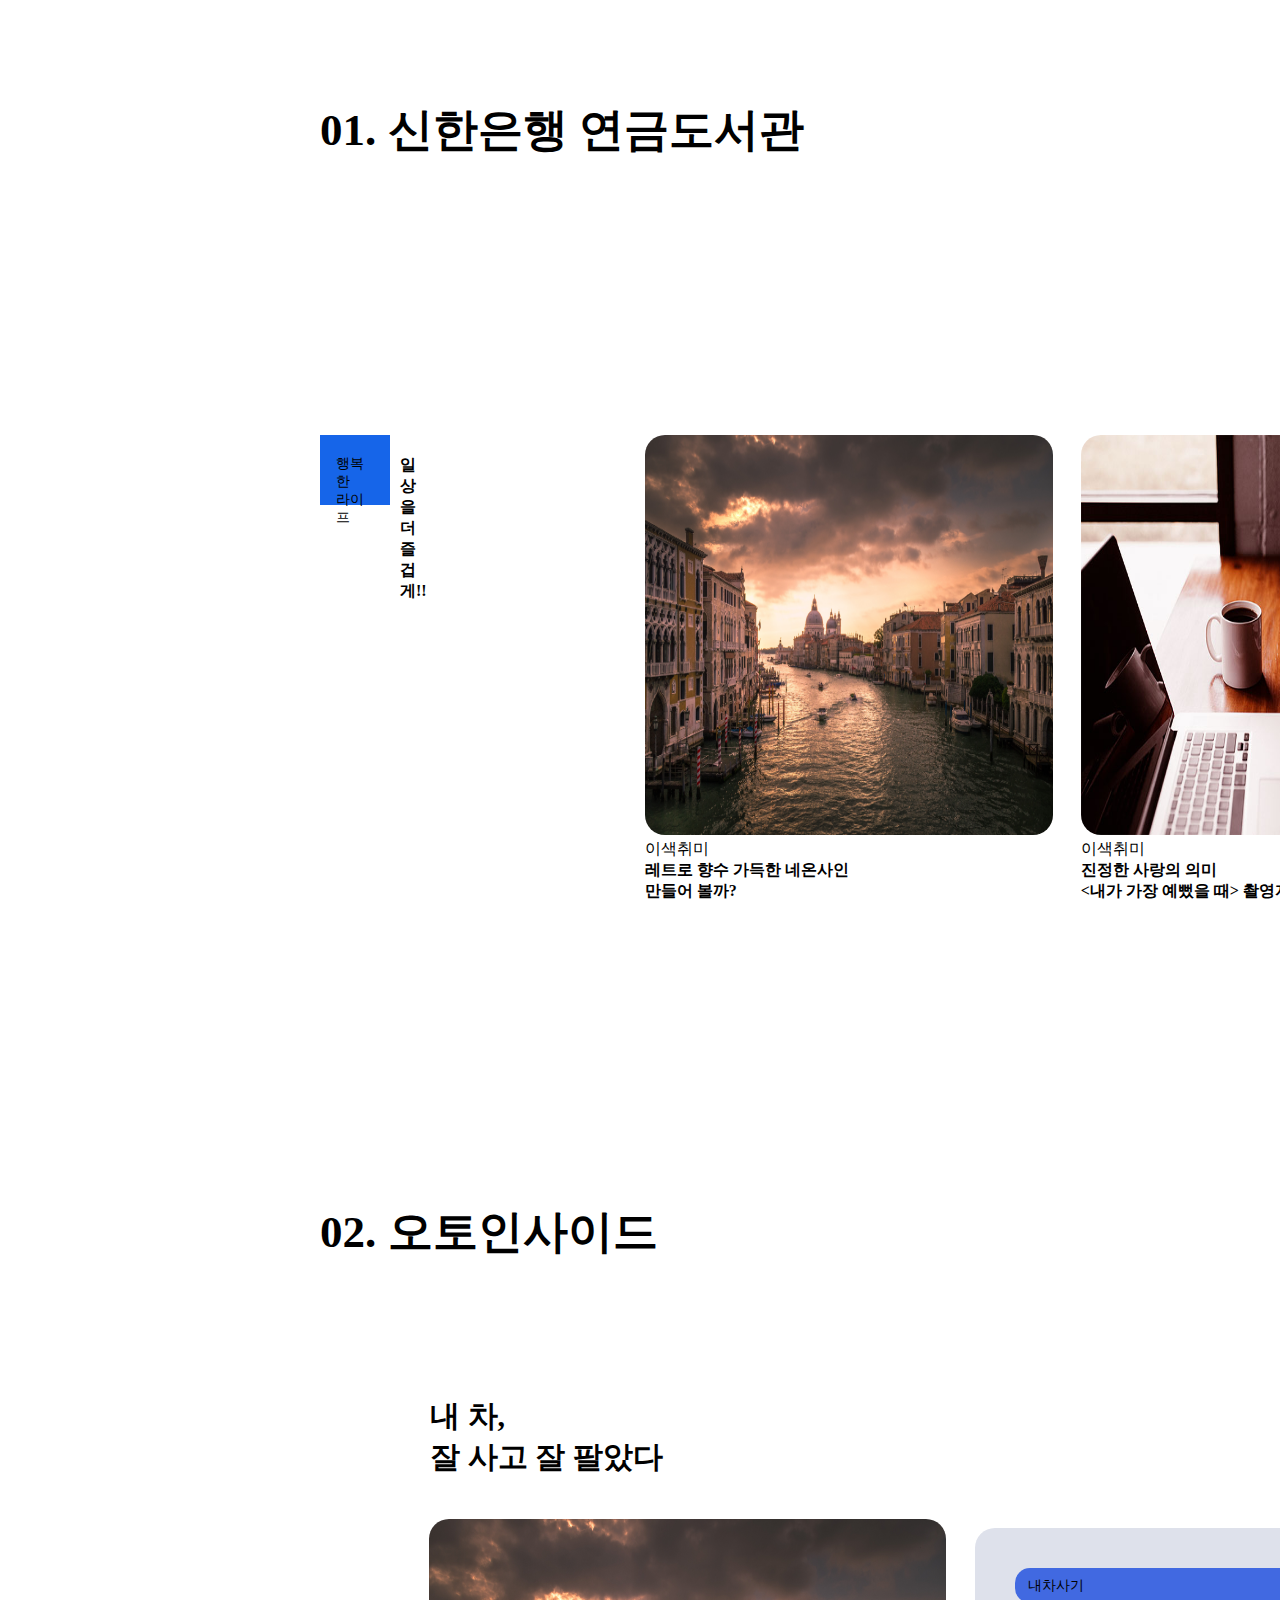
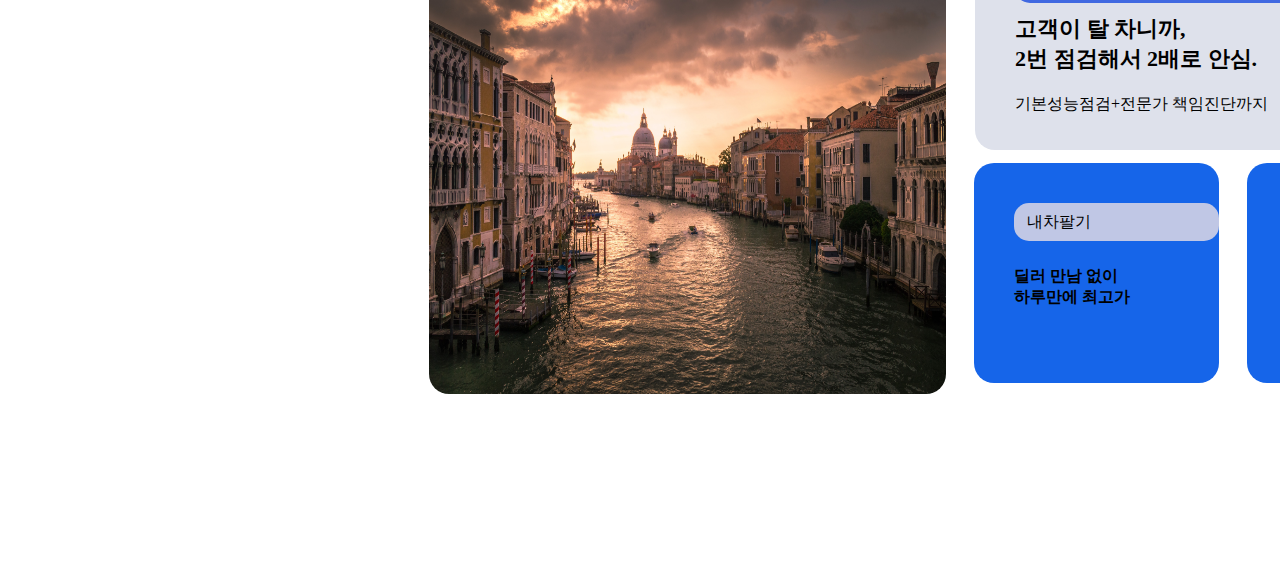
<file: 연습.html>
<!DOCTYPE html>
<html lang="en">

<head>
    <meta charset="UTF-8">
    <meta http-equiv="X-UA-Compatible" content="IE=edge">
    <meta name="viewport" content="width=device-width, initial-scale=1.0">
    <title>Document</title>
    <style>
        * {
            margin: 0;
            padding: 0;
            box-sizing: border-box;
        }

        header .inner h3 {
            font-size: 45px;
            font-weight: bold;
            padding: 100px 0 0 320px;
        }

        header .inner .list .item p {
            background-color: #1665e9;
            width: 70px;
            height: 70px;
            padding: 20px 16px;
            font-size: 14px;
            margin: 275px 0 0 320px;
        }

        header .inner .list .item h4 {
            margin: -50px 0 0 400px;
        }

        header .inner .list {
            display: flex;


        }

        header .inner .list .tem {
            display: flex;
            margin: 275px 0 200px 218px;
        }

        header .inner .list .tem .a img {
            width: 408px;
            height: 400px;
            margin-right: 28px;
            border-radius: 20px;
        }

        header .inner .list .tem .b img {
            width: 408px;
            height: 400px;
            border-radius: 20px;
        }

        .cont02 .inner .list {
            display: flex;
        }

        .cont02 .inner .list .item3 {
            display: flex;
            position: relative;
        }

        .cont02 .inner .list .item3 .item4 {
            display: flex;
            margin: 285px 0 0 28px;
        }

        .cont02 .inner .list .item4 .a {
            background-color: #1665e9;
            height: 220px;
            width: 245px;
            border-radius: 20px;
            color: black;
            margin-right: 28px;
        }

        .cont02 .inner .list .item4 .a p {
            background-color: #c0c7e5;
            border-radius: 15px;
            padding: 9px 13px 8px 13px;
            margin: 40px 0 0 40px;
        }
        .cont02 .inner .list .item4 .a h4 {
            padding: 25px 0 0 40px;
        }

        .cont02 .inner .list .item4 .b {
            background-color: #1665e9;
            height: 220px;
            width: 245px;
            border-radius: 20px;
            color: white;
        }

        .cont02 .inner .list .item4 .b p {
            background-color: #0841a2;
            border-radius: 15px;
            padding: 9px 13px 8px 13px;
            margin: 40px 0 0 40px;
            
        }

        .cont02 .inner .list .item4 .b h4 {
            padding: 25px 0 0 40px;
        }

        .cont02 .inner .list .item4 .c {
            background-color: #dee1eb;
            width: 517px;
            height: 222px;
            border-radius: 20px;
            padding: 40px 0 60px 40px;
            position: absolute;
            top: 50px;
            right: 0px;
        }

        .cont02 .inner .list .item4 .c p {
            background-color: royalblue;
            font-size: 14px;
            padding: 9px 13px 8px 13px;
            border-radius: 15px;
        }
        .cont02 .inner .list .item4 .c h4 {
            font-size: 22px;
            font-weight: bold;
            padding: 11px 0 20px 0;
        }
        

        .cont02 .inner h3 {
            font-size: 45px;
            font-weight: bold;
            padding: 100px 0 0 320px;
        }

        .cont02 .inner h5 {
            font-size: 30px;
            font-weight: bold;
            padding: 134px 0 0 430px;
        }

        .cont02 .inner .list .item1 div img {
            width: 517px;
            height: 475px;
            border-radius: 20px;
            margin: 41px 0 190px 429px;
        }

       
    </style>
</head>

<body>
    <header>
        <div class="inner">
            <h3>01. 신한은행 연금도서관</h3>
            <div class="list">
                <div class="item">
                    <p>행복한<br />
                        라이프</p>
                    <h4>일상을 <br />
                        더 즐겁게!!</h4>
                </div> <!-- .item -->
                <div class="tem">
                    <div class="a">
                        <img src="img/banner01.jpg" alt="이미지">
                        <p>이색취미</p>
                        <strong>레트로 향수 가득한 네온사인 <br />
                            만들어 볼까? </strong>
                    </div> <!-- .a end -->
                    <div class="b">
                        <img src="img/banner02.jpg" alt="이미지">
                        <p>이색취미</p>
                        <strong>진정한 사랑의 의미 <br />
                            <내가 가장 예뻤을 때> 촬영지 ‘제주도’
                        </strong>
                    </div> <!-- .b end -->
                </div> <!-- .tem end -->
            </div> <!-- .list -->
        </div> <!-- .inner end -->
    </header>

    <section class="cont02">
        <div class="inner">
            <h3>02. 오토인사이드</h3>
            <h5>내 차, <br />
                잘 사고 잘 팔았다</h5>
            <div class="list">

                <div class="item1">
                    <div>
                        <img src="img/banner01.jpg" alt="이미지">
                    </div>                    
                </div> <!-- .item1 end -->


                <div class="item3">
                    <div class="item4">
                        <div class="a">
                            <p>내차팔기</p>
                            <h4>딜러 만남 없이 <br />
                                하루만에 최고가</h4>
                        </div> <!-- .a end -->
                        
                        <div class="b">
                            <p>내차팔기</p>
                            <h4>딜러 만남 없이 <br />
                                하루만에 최고가</h4>
                        </div> <!-- .b end -->
                        
                        <div class="c">
                            <p>내차사기</p>
                            <h4>고객이 탈 차니까, <br />
                                2번 점검해서 2배로 안심. </h4>
                            <span>기본성능점검+전문가 책임진단까지</span>
                        </div> <!-- .c end -->
                    
                    </div> <!-- .item4 -->
                </div> <!-- ..item3 end -->
            </div> <!-- .list end -->
        </div> <!-- .inner end -->
    </section> <!-- .cont02 end -->
</body>

</html>
</file>
